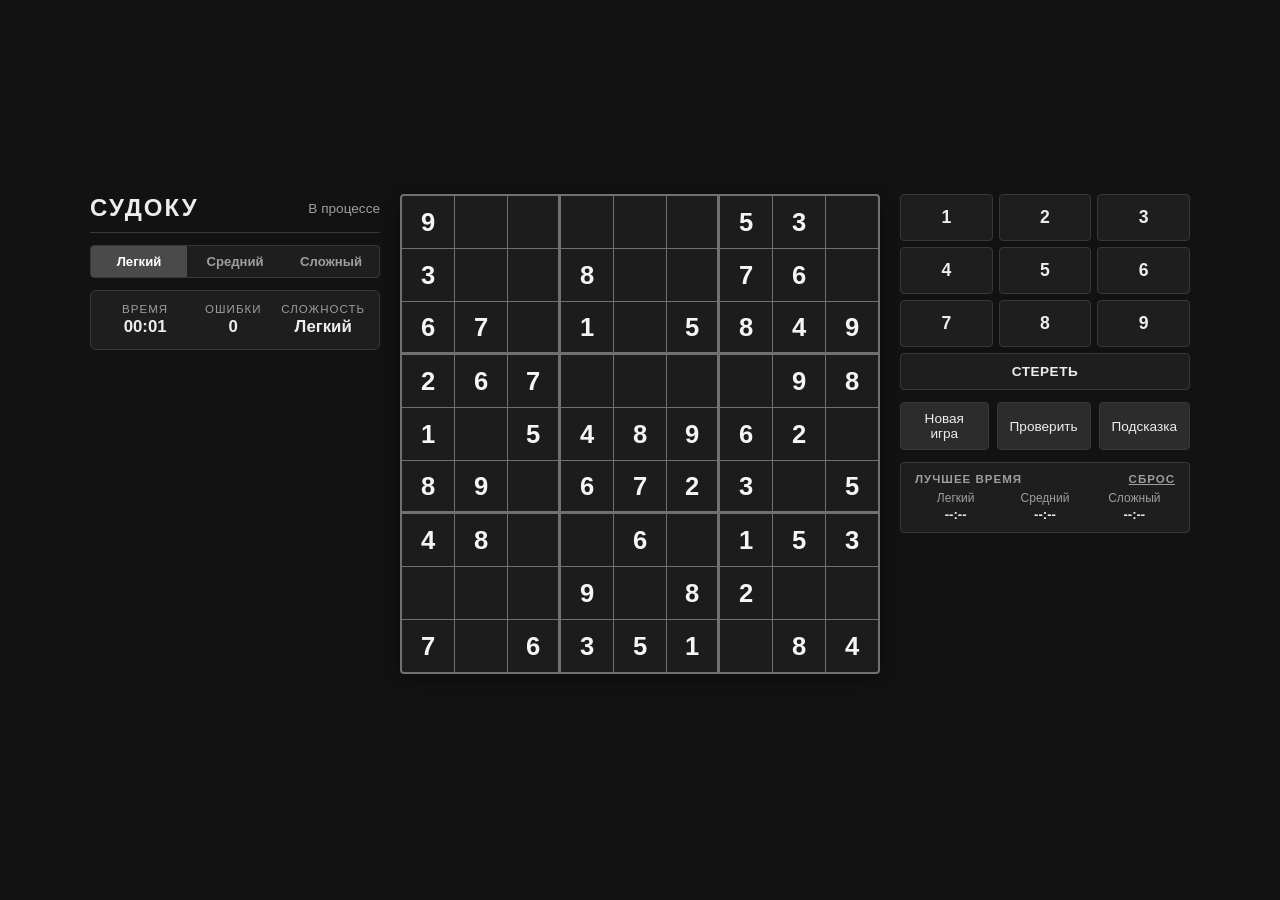
<file: index.html>
<!DOCTYPE html>
<html lang="ru">
<head>
    <meta charset="UTF-8">
    <meta name="viewport" content="width=device-width, initial-scale=1.0">
    <title>Судоку</title>
    <link rel="icon" href="https://cdn-icons-png.flaticon.com/512/5190/5190595.png" type="image/x-icon">
    <link rel="stylesheet" href="style.css">
</head>
<body>
    <div class="layout-wrapper">
        <!-- Левый бар (заголовок, переключатель сложности, статистика) -->
        <aside class="side-panel left-panel">
            <header>
                <h1>Судоку</h1>
                <div id="game-status" class="status-badge">В процессе</div>
            </header>

            <div class="difficulty-group">
                <button class="diff-btn active" data-diff="easy">Легкий</button>
                <button class="diff-btn" data-diff="medium">Средний</button>
                <button class="diff-btn" data-diff="hard">Сложный</button>
            </div>

            <div class="status-bar">
                <div class="status-item">
                    <span class="status-label">Время</span>
                    <span id="timer" class="status-val">00:00</span>
                </div>
                <div class="status-item">
                    <span class="status-label">Ошибки</span>
                    <span id="mistakes" class="status-val">0</span>
                </div>
                <div class="status-item">
                    <span class="status-label">Сложность</span>
                    <span id="difficulty-text" class="status-val">Легкий</span>
                </div>
            </div>
        </aside>

        <!-- Центральная часть (игровое поле и системные уведомления) -->
        <main class="center-panel">
            <!-- 9x9 Board -->
            <div id="grid" class="grid-container"></div>
            <div id="message-banner" class="message-banner"></div>
        </main>

        <!-- Правый бар (цифровая клавиатура, кнопки действий, таблица рекордов) -->
        <aside class="side-panel right-panel">
            <!-- Keypad -->
            <div class="numpad">
                <button class="num-btn" data-num="1">1</button>
                <button class="num-btn" data-num="2">2</button>
                <button class="num-btn" data-num="3">3</button>
                <button class="num-btn" data-num="4">4</button>
                <button class="num-btn" data-num="5">5</button>
                <button class="num-btn" data-num="6">6</button>
                <button class="num-btn" data-num="7">7</button>
                <button class="num-btn" data-num="8">8</button>
                <button class="num-btn" data-num="9">9</button>
                <button class="num-btn erase-btn" id="btn-erase">Стереть</button>
            </div>

            <!-- Action Buttons -->
            <div class="controls-row">
                <button class="btn btn-flex" id="btn-new">Новая игра</button>
                <button class="btn btn-flex" id="btn-check">Проверить</button>
                <button class="btn btn-flex" id="btn-hint">Подсказка</button>
            </div>

            <!-- High scores list -->
            <div class="records-panel">
                <div class="records-title">
                    <span>Лучшее время</span>
                    <span style="cursor:pointer; text-decoration: underline;" id="btn-reset-records">Сброс</span>
                </div>
                <div class="records-grid">
                    <div class="records-item">
                        <span>Легкий</span>
                        <span id="rec-easy">--:--</span>
                    </div>
                    <div class="records-item">
                        <span>Средний</span>
                        <span id="rec-medium">--:--</span>
                    </div>
                    <div class="records-item">
                        <span>Сложный</span>
                        <span id="rec-hard">--:--</span>
                    </div>
                </div>
            </div>
        </aside>
    </div>

    <!-- Win Modal Dialog -->
    <div id="win-modal" class="modal">
        <div class="modal-card">
            <h2>Победа!</h2>
            <p id="win-description">Вы успешно решили судоку.</p>
            <button class="btn" style="width: 100%; padding: 10px;" id="modal-new-game-btn">Играть снова</button>
        </div>
    </div>

    <script src="script.js"></script>
</body>
</html>
</file>
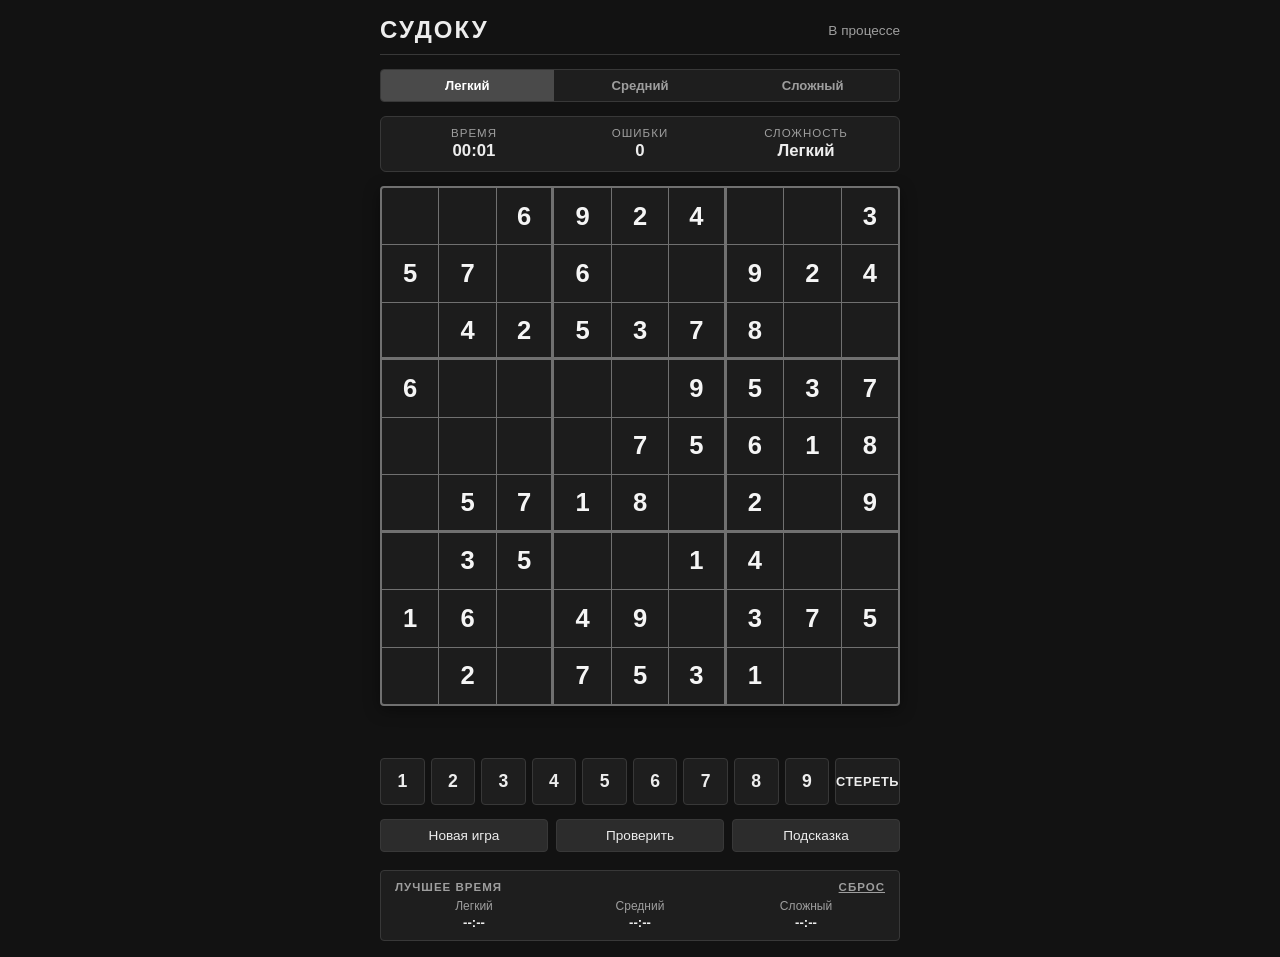
<file: code_artifact.html>
<!DOCTYPE html>
<html lang="ru">
<head>
    <meta charset="UTF-8">
    <meta name="viewport" content="width=device-width, initial-scale=1.0">
    <title>Судоку</title>
    <style>
        :root {
            --bg-main: #121212;
            --bg-panel: #1e1e1e;
            --bg-subtle: #262626;
            --border-soft: #383838;
            --border-strong: #707070;
            --text-primary: #ededed;
            --text-secondary: #9e9e9e;
            --cell-bg: #1c1c1c;
            --cell-initial-color: #f5f5f5;
            --cell-user-color: #a0c4ff;
            --cell-selected: #3a3a3a;
            --cell-related: #262626;
            --cell-same-val: #333333;
            --cell-error-bg: #4a2828;
            --cell-error-text: #ff8080;
            --cell-success-bg: #223825;
            --btn-bg: #2c2c2c;
            --btn-hover: #3d3d3d;
            --btn-active: #4a4a4a;
        }

        * {
            box-sizing: border-box;
            margin: 0;
            padding: 0;
            user-select: none;
            -webkit-user-select: none;
        }

        body {
            font-family: -apple-system, BlinkMacSystemFont, "Segoe UI", Roboto, Helvetica, Arial, sans-serif;
            background-color: var(--bg-main);
            color: var(--text-primary);
            min-height: 100vh;
            display: flex;
            flex-direction: column;
            align-items: center;
            justify-content: flex-start;
            padding: 16px;
        }

        .app-container {
            width: 100%;
            max-width: 520px;
            display: flex;
            flex-direction: column;
            gap: 14px;
        }

        header {
            display: flex;
            justify-content: space-between;
            align-items: center;
            border-bottom: 1px solid var(--border-soft);
            padding-bottom: 10px;
        }

        h1 {
            font-size: 1.5rem;
            letter-spacing: 2px;
            text-transform: uppercase;
            font-weight: 700;
            color: var(--text-primary);
        }

        .status-bar {
            display: grid;
            grid-template-columns: 1fr 1fr 1fr;
            gap: 8px;
            background-color: var(--bg-panel);
            padding: 10px 14px;
            border-radius: 6px;
            border: 1px solid var(--border-soft);
            font-size: 0.85rem;
        }

        .status-item {
            display: flex;
            flex-direction: column;
            align-items: center;
            justify-content: center;
        }

        .status-label {
            color: var(--text-secondary);
            font-size: 0.72rem;
            text-transform: uppercase;
            letter-spacing: 1px;
            margin-bottom: 2px;
        }

        .status-val {
            font-size: 1.05rem;
            font-weight: 600;
            font-variant-numeric: tabular-nums;
        }

        .controls-row {
            display: flex;
            gap: 8px;
        }

        .btn {
            background-color: var(--btn-bg);
            color: var(--text-primary);
            border: 1px solid var(--border-soft);
            padding: 8px 12px;
            font-size: 0.85rem;
            font-weight: 500;
            border-radius: 4px;
            cursor: pointer;
            transition: background-color 0.15s ease, border-color 0.15s ease;
            text-align: center;
        }

        .btn:hover {
            background-color: var(--btn-hover);
            border-color: var(--border-strong);
        }

        .btn:active {
            background-color: var(--btn-active);
        }

        .btn-flex {
            flex: 1;
        }

        .difficulty-group {
            display: flex;
            width: 100%;
            background-color: var(--bg-panel);
            border-radius: 4px;
            border: 1px solid var(--border-soft);
            overflow: hidden;
        }

        .diff-btn {
            flex: 1;
            padding: 8px 4px;
            background: transparent;
            border: none;
            color: var(--text-secondary);
            font-size: 0.82rem;
            font-weight: 600;
            cursor: pointer;
            transition: all 0.15s;
        }

        .diff-btn.active {
            background-color: var(--btn-active);
            color: #ffffff;
        }

        .grid-container {
            width: 100%;
            aspect-ratio: 1 / 1;
            background-color: var(--border-strong);
            border: 2px solid var(--border-strong);
            display: grid;
            grid-template-columns: repeat(9, 1fr);
            grid-template-rows: repeat(9, 1fr);
            gap: 1px;
            border-radius: 4px;
            overflow: hidden;
            box-shadow: 0 4px 16px rgba(0,0,0,0.4);
        }

        .cell {
            background-color: var(--cell-bg);
            display: flex;
            align-items: center;
            justify-content: center;
            font-size: clamp(1.1rem, 4vw, 1.6rem);
            font-weight: 500;
            cursor: pointer;
            transition: background-color 0.1s;
            position: relative;
        }

        /* 3x3 Block boundaries */
        .cell:nth-child(3n) {
            border-right: 2px solid var(--border-strong);
        }
        .cell:nth-child(9n) {
            border-right: none;
        }
        .cell:nth-child(n+19):nth-child(-n+27),
        .cell:nth-child(n+46):nth-child(-n+54) {
            border-bottom: 2px solid var(--border-strong);
        }

        .cell.initial {
            font-weight: 700;
            color: var(--cell-initial-color);
        }

        .cell.user-filled {
            color: #b8b8b8;
        }

        .cell.related {
            background-color: var(--cell-related);
        }

        .cell.same-val {
            background-color: var(--cell-same-val);
        }

        .cell.selected {
            background-color: var(--cell-selected) !important;
            outline: 2px solid var(--text-primary);
            outline-offset: -2px;
            z-index: 2;
        }

        .cell.error {
            background-color: var(--cell-error-bg) !important;
            color: var(--cell-error-text) !important;
        }

        .cell.correct {
            background-color: var(--cell-success-bg) !important;
        }

        .numpad {
            display: grid;
            grid-template-columns: repeat(10, 1fr);
            gap: 6px;
            margin-top: 2px;
        }

        .num-btn {
            background-color: var(--bg-panel);
            color: var(--text-primary);
            border: 1px solid var(--border-soft);
            border-radius: 4px;
            padding: 12px 0;
            font-size: 1.1rem;
            font-weight: 600;
            cursor: pointer;
            transition: background-color 0.1s;
            text-align: center;
        }

        .num-btn:hover {
            background-color: var(--btn-hover);
        }

        .num-btn:active {
            background-color: var(--btn-active);
        }

        .num-btn.erase-btn {
            font-size: 0.8rem;
            text-transform: uppercase;
            font-weight: 700;
            letter-spacing: 0.5px;
        }

        /* Notification message bar */
        .message-banner {
            min-height: 22px;
            font-size: 0.85rem;
            text-align: center;
            color: var(--text-secondary);
            font-weight: 500;
        }

        /* High scores modal */
        .records-panel {
            background-color: var(--bg-panel);
            border: 1px solid var(--border-soft);
            border-radius: 4px;
            padding: 10px 14px;
            margin-top: 4px;
            font-size: 0.82rem;
        }

        .records-title {
            font-weight: 700;
            text-transform: uppercase;
            color: var(--text-secondary);
            font-size: 0.72rem;
            margin-bottom: 6px;
            letter-spacing: 1px;
            display: flex;
            justify-content: space-between;
        }

        .records-grid {
            display: grid;
            grid-template-columns: 1fr 1fr 1fr;
            gap: 8px;
            text-align: center;
        }

        .records-item span:first-child {
            display: block;
            color: var(--text-secondary);
            font-size: 0.75rem;
            margin-bottom: 2px;
        }

        .records-item span:last-child {
            font-weight: 600;
            font-variant-numeric: tabular-nums;
        }

        /* Overlay modal for win message */
        .modal {
            display: none;
            position: fixed;
            top: 0; left: 0; right: 0; bottom: 0;
            background: rgba(0,0,0,0.8);
            justify-content: center;
            align-items: center;
            z-index: 100;
            padding: 20px;
        }

        .modal.visible {
            display: flex;
        }

        .modal-card {
            background-color: var(--bg-panel);
            border: 1px solid var(--border-strong);
            border-radius: 6px;
            padding: 24px;
            max-width: 360px;
            width: 100%;
            text-align: center;
            box-shadow: 0 8px 30px rgba(0,0,0,0.7);
        }

        .modal-card h2 {
            font-size: 1.4rem;
            margin-bottom: 12px;
            text-transform: uppercase;
            letter-spacing: 1px;
        }

        .modal-card p {
            color: var(--text-secondary);
            font-size: 0.9rem;
            margin-bottom: 18px;
            line-height: 1.5;
        }
    </style>
</head>
<body>
    <div class="app-container">
        <header>
            <h1>Судоку</h1>
            <div id="game-status" style="font-size: 0.85rem; color: var(--text-secondary);">В процессе</div>
        </header>

        <div class="difficulty-group">
            <button class="diff-btn active" data-diff="easy">Легкий</button>
            <button class="diff-btn" data-diff="medium">Средний</button>
            <button class="diff-btn" data-diff="hard">Сложный</button>
        </div>

        <div class="status-bar">
            <div class="status-item">
                <span class="status-label">Время</span>
                <span id="timer" class="status-val">00:00</span>
            </div>
            <div class="status-item">
                <span class="status-label">Ошибки</span>
                <span id="mistakes" class="status-val">0</span>
            </div>
            <div class="status-item">
                <span class="status-label">Сложность</span>
                <span id="difficulty-text" class="status-val">Легкий</span>
            </div>
        </div>

        <!-- 9x9 Board -->
        <div id="grid" class="grid-container"></div>

        <div id="message-banner" class="message-banner"></div>

        <!-- Keypad -->
        <div class="numpad">
            <button class="num-btn" data-num="1">1</button>
            <button class="num-btn" data-num="2">2</button>
            <button class="num-btn" data-num="3">3</button>
            <button class="num-btn" data-num="4">4</button>
            <button class="num-btn" data-num="5">5</button>
            <button class="num-btn" data-num="6">6</button>
            <button class="num-btn" data-num="7">7</button>
            <button class="num-btn" data-num="8">8</button>
            <button class="num-btn" data-num="9">9</button>
            <button class="num-btn erase-btn" id="btn-erase">Стереть</button>
        </div>

        <!-- Action Buttons -->
        <div class="controls-row">
            <button class="btn btn-flex" id="btn-new">Новая игра</button>
            <button class="btn btn-flex" id="btn-check">Проверить</button>
            <button class="btn btn-flex" id="btn-hint">Подсказка</button>
        </div>

        <!-- High scores list -->
        <div class="records-panel">
            <div class="records-title">
                <span>Лучшее время</span>
                <span style="cursor:pointer; text-decoration: underline;" id="btn-reset-records">Сброс</span>
            </div>
            <div class="records-grid">
                <div class="records-item">
                    <span>Легкий</span>
                    <span id="rec-easy">--:--</span>
                </div>
                <div class="records-item">
                    <span>Средний</span>
                    <span id="rec-medium">--:--</span>
                </div>
                <div class="records-item">
                    <span>Сложный</span>
                    <span id="rec-hard">--:--</span>
                </div>
            </div>
        </div>
    </div>

    <!-- Win Modal Dialog -->
    <div id="win-modal" class="modal">
        <div class="modal-card">
            <h2>Победа!</h2>
            <p id="win-description">Вы успешно решили судоку.</p>
            <button class="btn" style="width: 100%; padding: 10px;" id="modal-new-game-btn">Играть снова</button>
        </div>
    </div>

    <script>
        // Game State Variables
        let solution = [];
        let puzzle = [];
        let currentBoard = [];
        let initialMask = []; // true if initial immutable number
        let selectedRow = -1;
        let selectedCol = -1;
        let currentDifficulty = 'easy';
        let mistakesCount = 0;
        let timerInterval = null;
        let secondsElapsed = 0;
        let isGameFinished = false;

        // Difficulty empty cell ranges
        const DIFFICULTY_HOLES = {
            easy: 32,    // ~49 visible numbers
            medium: 44,  // ~37 visible numbers
            hard: 54     // ~27 visible numbers
        };

        const DIFFICULTY_LABELS = {
            easy: 'Легкий',
            medium: 'Средний',
            hard: 'Сложный'
        };

        // Generate a valid complete 9x9 Sudoku via regular base + valid random transformations
        function generateSolvedSudoku() {
            // Standard valid base pattern
            let grid = [];
            for (let r = 0; r < 9; r++) {
                grid[r] = [];
                for (let c = 0; c < 9; c++) {
                    grid[r][c] = ((r * 3 + Math.floor(r / 3) + c) % 9) + 1;
                }
            }

            // Simple transformation helpers (preserve Latin square & block integrity)
            function swapRows(b, r1, r2) {
                const temp = b[r1];
                b[r1] = b[r2];
                b[r2] = temp;
            }

            function swapCols(b, c1, c2) {
                for (let r = 0; r < 9; r++) {
                    const temp = b[r][c1];
                    b[r][c1] = b[r][c2];
                    b[r][c2] = temp;
                }
            }

            function swapRowBlocks(b, b1, b2) {
                for (let i = 0; i < 3; i++) {
                    swapRows(b, b1 * 3 + i, b2 * 3 + i);
                }
            }

            function swapColBlocks(b, b1, b2) {
                for (let i = 0; i < 3; i++) {
                    swapCols(b, b1 * 3 + i, b2 * 3 + i);
                }
            }

            function transpose(b) {
                for (let r = 0; r < 9; r++) {
                    for (let c = r + 1; c < 9; c++) {
                        const temp = b[r][c];
                        b[r][c] = b[c][r];
                        b[c][r] = temp;
                    }
                }
            }

            function swapNumbers(b, num1, num2) {
                for (let r = 0; r < 9; r++) {
                    for (let c = 0; c < 9; c++) {
                        if (b[r][c] === num1) b[r][c] = num2;
                        else if (b[r][c] === num2) b[r][c] = num1;
                    }
                }
            }

            // Apply random shuffling steps
            const iterations = 40;
            for (let i = 0; i < iterations; i++) {
                const action = Math.floor(Math.random() * 5);
                const block = Math.floor(Math.random() * 3);
                const offset1 = Math.floor(Math.random() * 3);
                const offset2 = Math.floor(Math.random() * 3);

                if (action === 0) {
                    // Swap rows within same 3-row block
                    swapRows(grid, block * 3 + offset1, block * 3 + offset2);
                } else if (action === 1) {
                    // Swap cols within same 3-col block
                    swapCols(grid, block * 3 + offset1, block * 3 + offset2);
                } else if (action === 2) {
                    // Swap horizontal block areas
                    const b2 = Math.floor(Math.random() * 3);
                    swapRowBlocks(grid, block, b2);
                } else if (action === 3) {
                    // Swap vertical block areas
                    const b2 = Math.floor(Math.random() * 3);
                    swapColBlocks(grid, block, b2);
                } else if (action === 4) {
                    // Swap random digit values (1-9)
                    const n1 = Math.floor(Math.random() * 9) + 1;
                    const n2 = Math.floor(Math.random() * 9) + 1;
                    if (n1 !== n2) swapNumbers(grid, n1, n2);
                }
            }

            if (Math.random() > 0.5) {
                transpose(grid);
            }

            return grid;
        }

        function createPuzzleFromSolution(solvedBoard, emptyCount) {
            let pz = solvedBoard.map(row => [...row]);
            let mask = Array(9).fill(false).map(() => Array(9).fill(false));

            let coords = [];
            for (let r = 0; r < 9; r++) {
                for (let c = 0; c < 9; c++) {
                    coords.push([r, c]);
                }
            }

            // Shuffle coordinates randomly
            for (let i = coords.length - 1; i > 0; i--) {
                const j = Math.floor(Math.random() * (i + 1));
                [coords[i], coords[j]] = [coords[j], coords[i]];
            }

            // Clear cells according to emptyCount
            for (let i = 0; i < emptyCount; i++) {
                const [r, c] = coords[i];
                pz[r][c] = 0;
            }

            // Mark initial non-empty cells
            for (let r = 0; r < 9; r++) {
                for (let c = 0; c < 9; c++) {
                    if (pz[r][c] !== 0) {
                        mask[r][c] = true;
                    }
                }
            }

            return { puzzle: pz, initialMask: mask };
        }

        const gridElement = document.getElementById('grid');
        const timerElement = document.getElementById('timer');
        const mistakesElement = document.getElementById('mistakes');
        const diffTextElement = document.getElementById('difficulty-text');
        const messageBanner = document.getElementById('message-banner');

        function initDOMGrid() {
            gridElement.innerHTML = '';
            for (let r = 0; r < 9; r++) {
                for (let c = 0; c < 9; c++) {
                    const cell = document.createElement('div');
                    cell.className = 'cell';
                    cell.dataset.row = r;
                    cell.dataset.col = c;
                    cell.addEventListener('click', () => selectCell(r, c));
                    gridElement.appendChild(cell);
                }
            }
        }

        function getCellElement(r, c) {
            return gridElement.children[r * 9 + c];
        }

        function renderBoard() {
            const activeVal = (selectedRow !== -1 && selectedCol !== -1) ? currentBoard[selectedRow][selectedCol] : 0;
            const selBlockR = selectedRow !== -1 ? Math.floor(selectedRow / 3) : -1;
            const selBlockC = selectedCol !== -1 ? Math.floor(selectedCol / 3) : -1;

            for (let r = 0; r < 9; r++) {
                for (let c = 0; c < 9; c++) {
                    const cellEl = getCellElement(r, c);
                    const val = currentBoard[r][c];

                    cellEl.textContent = val !== 0 ? val : '';
                    cellEl.className = 'cell';

                    if (initialMask[r][c]) {
                        cellEl.classList.add('initial');
                    } else if (val !== 0) {
                        cellEl.classList.add('user-filled');
                    }

                    // Selection and Highlights
                    if (r === selectedRow && c === selectedCol) {
                        cellEl.classList.add('selected');
                    } else if (selectedRow !== -1) {
                        const inSameRow = (r === selectedRow);
                        const inSameCol = (c === selectedCol);
                        const inSameBlock = (Math.floor(r / 3) === selBlockR && Math.floor(c / 3) === selBlockC);

                        if (inSameRow || inSameCol || inSameBlock) {
                            cellEl.classList.add('related');
                        }
                    }

                    // Highlight same values
                    if (val !== 0 && activeVal !== 0 && val === activeVal && !(r === selectedRow && c === selectedCol)) {
                        cellEl.classList.add('same-val');
                    }
                }
            }
        }

        function selectCell(r, c) {
            if (isGameFinished) return;
            selectedRow = r;
            selectedCol = c;
            clearMessage();
            renderBoard();
        }

        function enterNumber(num) {
            if (isGameFinished) return;
            if (selectedRow === -1 || selectedCol === -1) {
                setMessage('Выберите ячейку для ввода');
                return;
            }

            // Cannot modify initial given numbers
            if (initialMask[selectedRow][selectedCol]) {
                setMessage('Начальные цифры нельзя изменять');
                return;
            }

            const current = currentBoard[selectedRow][selectedCol];
            if (current === num) return; // No change

            // If user enters an incorrect number against the solution, increment mistake counter
            if (num !== 0 && num !== solution[selectedRow][selectedCol]) {
                mistakesCount++;
                mistakesElement.textContent = mistakesCount;
                
                // Flash mistake color briefly
                const cellEl = getCellElement(selectedRow, selectedCol);
                cellEl.classList.add('error');
                setTimeout(() => cellEl.classList.remove('error'), 700);
            }

            currentBoard[selectedRow][selectedCol] = num;
            renderBoard();
            checkVictoryCondition();
        }

        function clearSelectedCell() {
            if (isGameFinished || selectedRow === -1 || selectedCol === -1) return;
            if (initialMask[selectedRow][selectedCol]) {
                setMessage('Начальные цифры нельзя стирать');
                return;
            }
            currentBoard[selectedRow][selectedCol] = 0;
            renderBoard();
        }

        function provideHint() {
            if (isGameFinished) return;

            // Collect empty or incorrect player cells
            const candidates = [];
            for (let r = 0; r < 9; r++) {
                for (let c = 0; c < 9; c++) {
                    if (!initialMask[r][c] && currentBoard[r][c] !== solution[r][c]) {
                        candidates.push({ r, c });
                    }
                }
            }

            if (candidates.length === 0) {
                setMessage('Все доступные клетки уже заполнены верно!');
                return;
            }

            // Pick a random candidate or the currently selected cell if invalid
            let target = candidates[Math.floor(Math.random() * candidates.length)];
            if (selectedRow !== -1 && !initialMask[selectedRow][selectedCol] && currentBoard[selectedRow][selectedCol] !== solution[selectedRow][selectedCol]) {
                target = { r: selectedRow, c: selectedCol };
            }

            currentBoard[target.r][target.c] = solution[target.r][target.c];
            selectedRow = target.r;
            selectedCol = target.c;
            renderBoard();

            // Highlight hint cell
            const cellEl = getCellElement(target.r, target.c);
            cellEl.classList.add('correct');
            setTimeout(() => cellEl.classList.remove('correct'), 800);

            setMessage('Подсказка открыта');
            checkVictoryCondition();
        }

        function checkCurrentBoard() {
            if (isGameFinished) return;
            let errorsFound = 0;
            let emptyCount = 0;

            for (let r = 0; r < 9; r++) {
                for (let c = 0; c < 9; c++) {
                    const val = currentBoard[r][c];
                    const cellEl = getCellElement(r, c);
                    cellEl.classList.remove('error', 'correct');

                    if (val === 0) {
                        emptyCount++;
                    } else if (val !== solution[r][c]) {
                        errorsFound++;
                        cellEl.classList.add('error');
                    } else if (!initialMask[r][c]) {
                        cellEl.classList.add('correct');
                    }
                }
            }

            setTimeout(() => {
                for (let i = 0; i < 81; i++) {
                    gridElement.children[i].classList.remove('error', 'correct');
                }
            }, 1200);

            if (errorsFound > 0) {
                setMessage(`Найдено ошибок: ${errorsFound}`);
            } else if (emptyCount === 0) {
                setMessage('Все заполнено верно! Поздравляем!');
                onGameWin();
            } else {
                setMessage(`Ошибок нет. Осталось заполнить: ${emptyCount}`);
            }
        }

        function checkVictoryCondition() {
            for (let r = 0; r < 9; r++) {
                for (let c = 0; c < 9; c++) {
                    if (currentBoard[r][c] !== solution[r][c]) {
                        return false;
                    }
                }
            }
            onGameWin();
            return true;
        }

        function onGameWin() {
            if (isGameFinished) return;
            isGameFinished = true;
            stopTimer();

            const timeStr = formatTime(secondsElapsed);
            document.getElementById('game-status').textContent = 'Победа';

            // Check and update best record in localStorage
            let isNewBest = false;
            const key = 'sudoku_record_' + currentDifficulty;
            const savedSec = localStorage.getItem(key);
            if (!savedSec || secondsElapsed < parseInt(savedSec, 10)) {
                localStorage.setItem(key, secondsElapsed.toString());
                isNewBest = true;
                updateRecordsDisplay();
            }

            let msg = `Время: ${timeStr}. Ошибок: ${mistakesCount}.`;
            if (isNewBest) {
                msg += '\nНовый рекорд для данного уровня!';
            }

            document.getElementById('win-description').innerText = msg;
            document.getElementById('win-modal').classList.add('visible');
        }

        function startTimer() {
            stopTimer();
            secondsElapsed = 0;
            timerElement.textContent = "00:00";
            timerInterval = setInterval(() => {
                secondsElapsed++;
                timerElement.textContent = formatTime(secondsElapsed);
            }, 1000);
        }

        function stopTimer() {
            if (timerInterval) {
                clearInterval(timerInterval);
                timerInterval = null;
            }
        }

        function formatTime(totalSec) {
            const m = Math.floor(totalSec / 60);
            const s = totalSec % 60;
            return `${m < 10 ? '0' : ''}${m}:${s < 10 ? '0' : ''}${s}`;
        }

        function setMessage(text) {
            messageBanner.textContent = text;
        }

        function clearMessage() {
            messageBanner.textContent = '';
        }

        function updateRecordsDisplay() {
            ['easy', 'medium', 'hard'].forEach(diff => {
                const recEl = document.getElementById('rec-' + diff);
                const saved = localStorage.getItem('sudoku_record_' + diff);
                if (saved) {
                    recEl.textContent = formatTime(parseInt(saved, 10));
                } else {
                    recEl.textContent = '--:--';
                }
            });
        }

        function resetRecords() {
            localStorage.removeItem('sudoku_record_easy');
            localStorage.removeItem('sudoku_record_medium');
            localStorage.removeItem('sudoku_record_hard');
            updateRecordsDisplay();
            setMessage('Таблица рекордов очищена');
        }

        function startNewGame() {
            document.getElementById('win-modal').classList.remove('visible');
            document.getElementById('game-status').textContent = 'В процессе';
            isGameFinished = false;
            mistakesCount = 0;
            mistakesElement.textContent = '0';
            selectedRow = -1;
            selectedCol = -1;
            clearMessage();

            // Generate full puzzle and apply holes
            solution = generateSolvedSudoku();
            const holes = DIFFICULTY_HOLES[currentDifficulty];
            const pzData = createPuzzleFromSolution(solution, holes);
            puzzle = pzData.puzzle;
            initialMask = pzData.initialMask;

            // Deep clone to current playing board
            currentBoard = puzzle.map(r => [...r]);

            renderBoard();
            startTimer();
        }

        function setupEventListeners() {
            // Difficulty buttons
            document.querySelectorAll('.diff-btn').forEach(btn => {
                btn.addEventListener('click', (e) => {
                    document.querySelectorAll('.diff-btn').forEach(b => b.classList.remove('active'));
                    e.target.classList.add('active');
                    currentDifficulty = e.target.dataset.diff;
                    diffTextElement.textContent = DIFFICULTY_LABELS[currentDifficulty];
                    startNewGame();
                });
            });

            // Action buttons
            document.getElementById('btn-new').addEventListener('click', startNewGame);
            document.getElementById('modal-new-game-btn').addEventListener('click', startNewGame);
            document.getElementById('btn-check').addEventListener('click', checkCurrentBoard);
            document.getElementById('btn-hint').addEventListener('click', provideHint);
            document.getElementById('btn-reset-records').addEventListener('click', resetRecords);

            // Virtual numpad
            document.querySelectorAll('.num-btn[data-num]').forEach(btn => {
                btn.addEventListener('click', () => {
                    const num = parseInt(btn.dataset.num, 10);
                    enterNumber(num);
                });
            });
            document.getElementById('btn-erase').addEventListener('click', clearSelectedCell);

            // Physical Keyboard support
            window.addEventListener('keydown', (e) => {
                if (isGameFinished) return;

                // Numbers 1-9
                if (e.key >= '1' && e.key <= '9') {
                    enterNumber(parseInt(e.key, 10));
                }
                // Backspace, Delete or '0'
                else if (e.key === 'Backspace' || e.key === 'Delete' || e.key === '0') {
                    clearSelectedCell();
                }
                // Navigation via Arrow keys
                else if (e.key === 'ArrowUp' || e.key === 'ArrowDown' || e.key === 'ArrowLeft' || e.key === 'ArrowRight') {
                    e.preventDefault();
                    if (selectedRow === -1 || selectedCol === -1) {
                        selectCell(4, 4);
                        return;
                    }
                    let r = selectedRow;
                    let c = selectedCol;
                    if (e.key === 'ArrowUp') r = Math.max(0, r - 1);
                    if (e.key === 'ArrowDown') r = Math.min(8, r + 1);
                    if (e.key === 'ArrowLeft') c = Math.max(0, c - 1);
                    if (e.key === 'ArrowRight') c = Math.min(8, c + 1);
                    selectCell(r, c);
                }
            });
        }

        // Initialize on page load
        window.onload = function() {
            initDOMGrid();
            setupEventListeners();
            updateRecordsDisplay();
            startNewGame();
        };
    </script>
</body>
</html>
</file>
<file: style.css>
:root {
    --bg-main: #121212;
    --bg-panel: #1e1e1e;
    --bg-subtle: #262626;
    --border-soft: #383838;
    --border-strong: #707070;
    --text-primary: #ededed;
    --text-secondary: #9e9e9e;
    --cell-bg: #1c1c1c;
    --cell-initial-color: #f5f5f5;
    --cell-user-color: #a0c4ff;
    --cell-selected: #3a3a3a;
    --cell-related: #262626;
    --cell-same-val: #333333;
    --cell-error-bg: #4a2828;
    --cell-error-text: #ff8080;
    --cell-success-bg: #223825;
    --btn-bg: #2c2c2c;
    --btn-hover: #3d3d3d;
    --btn-active: #4a4a4a;
}

* {
    box-sizing: border-box;
    margin: 0;
    padding: 0;
    user-select: none;
    -webkit-user-select: none;
}

body {
    font-family: -apple-system, BlinkMacSystemFont, "Segoe UI", Roboto, Helvetica, Arial, sans-serif;
    background-color: var(--bg-main);
    color: var(--text-primary);
    min-height: 100vh;
    display: flex;
    align-items: center;
    justify-content: center;
    padding: 20px;
}

/* Трехколоночная раскладка приложения */
.layout-wrapper {
    display: flex;
    flex-direction: row;
    align-items: stretch;
    justify-content: center;
    gap: 20px;
    max-width: 1200px;
    width: 100%;
}

.side-panel {
    display: flex;
    flex-direction: column;
    gap: 12px;
    width: 290px;
}

.center-panel {
    display: flex;
    flex-direction: column;
    align-items: center;
    gap: 10px;
    width: 480px;
    max-width: 100%;
}

header {
    display: flex;
    justify-content: space-between;
    align-items: center;
    border-bottom: 1px solid var(--border-soft);
    padding-bottom: 10px;
}

h1 {
    font-size: 1.5rem;
    letter-spacing: 2px;
    text-transform: uppercase;
    font-weight: 700;
    color: var(--text-primary);
}

.status-badge {
    font-size: 0.85rem;
    color: var(--text-secondary);
}

.status-bar {
    display: grid;
    grid-template-columns: 1fr 1fr 1fr;
    gap: 8px;
    background-color: var(--bg-panel);
    padding: 12px 14px;
    border-radius: 6px;
    border: 1px solid var(--border-soft);
    font-size: 0.85rem;
}

.status-item {
    display: flex;
    flex-direction: column;
    align-items: center;
    justify-content: center;
}

.status-label {
    color: var(--text-secondary);
    font-size: 0.72rem;
    text-transform: uppercase;
    letter-spacing: 1px;
    margin-bottom: 2px;
}

.status-val {
    font-size: 1.05rem;
    font-weight: 600;
    font-variant-numeric: tabular-nums;
}

.controls-row {
    display: flex;
    gap: 8px;
}

.btn {
    background-color: var(--btn-bg);
    color: var(--text-primary);
    border: 1px solid var(--border-soft);
    padding: 8px 12px;
    font-size: 0.85rem;
    font-weight: 500;
    border-radius: 4px;
    cursor: pointer;
    transition: background-color 0.15s ease, border-color 0.15s ease;
    text-align: center;
}

.btn:hover {
    background-color: var(--btn-hover);
    border-color: var(--border-strong);
}

.btn:active {
    background-color: var(--btn-active);
}

.btn-flex {
    flex: 1;
}

.difficulty-group {
    display: flex;
    width: 100%;
    background-color: var(--bg-panel);
    border-radius: 4px;
    border: 1px solid var(--border-soft);
    overflow: hidden;
}

.diff-btn {
    flex: 1;
    padding: 8px 4px;
    background: transparent;
    border: none;
    color: var(--text-secondary);
    font-size: 0.82rem;
    font-weight: 600;
    cursor: pointer;
    transition: all 0.15s;
}

.diff-btn.active {
    background-color: var(--btn-active);
    color: #ffffff;
}

.grid-container {
    width: 100%;
    aspect-ratio: 1 / 1;
    background-color: var(--border-strong);
    border: 2px solid var(--border-strong);
    display: grid;
    grid-template-columns: repeat(9, 1fr);
    grid-template-rows: repeat(9, 1fr);
    gap: 1px;
    border-radius: 4px;
    overflow: hidden;
    box-shadow: 0 4px 16px rgba(0,0,0,0.4);
}

.cell {
    background-color: var(--cell-bg);
    display: flex;
    align-items: center;
    justify-content: center;
    font-size: clamp(1.1rem, 2.5vw, 1.6rem);
    font-weight: 500;
    cursor: pointer;
    transition: background-color 0.1s;
    position: relative;
}

/* Границы блоков 3x3 */
.cell:nth-child(3n) {
    border-right: 2px solid var(--border-strong);
}
.cell:nth-child(9n) {
    border-right: none;
}
.cell:nth-child(n+19):nth-child(-n+27),
.cell:nth-child(n+46):nth-child(-n+54) {
    border-bottom: 2px solid var(--border-strong);
}

.cell.initial {
    font-weight: 700;
    color: var(--cell-initial-color);
}

.cell.user-filled {
    color: #b8b8b8;
}

.cell.related {
    background-color: var(--cell-related);
}

.cell.same-val {
    background-color: var(--cell-same-val);
}

.cell.selected {
    background-color: var(--cell-selected) !important;
    outline: 2px solid var(--text-primary);
    outline-offset: -2px;
    z-index: 2;
}

.cell.error {
    background-color: var(--cell-error-bg) !important;
    color: var(--cell-error-text) !important;
}

.cell.correct {
    background-color: var(--cell-success-bg) !important;
}

/* Компактный нумпад для боковой панели: сетка 3x3 + кнопка «Стереть» снизу */
.numpad {
    display: grid;
    grid-template-columns: repeat(3, 1fr);
    gap: 6px;
}

.num-btn {
    background-color: var(--bg-panel);
    color: var(--text-primary);
    border: 1px solid var(--border-soft);
    border-radius: 4px;
    padding: 12px 0;
    font-size: 1.1rem;
    font-weight: 600;
    cursor: pointer;
    transition: background-color 0.1s;
    text-align: center;
}

.num-btn:hover {
    background-color: var(--btn-hover);
}

.num-btn:active {
    background-color: var(--btn-active);
}

.num-btn.erase-btn {
    grid-column: 1 / -1;
    font-size: 0.85rem;
    text-transform: uppercase;
    font-weight: 700;
    letter-spacing: 0.5px;
    padding: 10px 0;
}

/* Полоса сообщений */
.message-banner {
    min-height: 22px;
    font-size: 0.85rem;
    text-align: center;
    color: var(--text-secondary);
    font-weight: 500;
}

/* Панель рекордов */
.records-panel {
    background-color: var(--bg-panel);
    border: 1px solid var(--border-soft);
    border-radius: 4px;
    padding: 10px 14px;
    font-size: 0.82rem;
}

.records-title {
    font-weight: 700;
    text-transform: uppercase;
    color: var(--text-secondary);
    font-size: 0.72rem;
    margin-bottom: 6px;
    letter-spacing: 1px;
    display: flex;
    justify-content: space-between;
}

.records-grid {
    display: grid;
    grid-template-columns: 1fr 1fr 1fr;
    gap: 8px;
    text-align: center;
}

.records-item span:first-child {
    display: block;
    color: var(--text-secondary);
    font-size: 0.75rem;
    margin-bottom: 2px;
}

.records-item span:last-child {
    font-weight: 600;
    font-variant-numeric: tabular-nums;
}

/* Модальное окно победы */
.modal {
    display: none;
    position: fixed;
    top: 0; left: 0; right: 0; bottom: 0;
    background: rgba(0,0,0,0.8);
    justify-content: center;
    align-items: center;
    z-index: 100;
    padding: 20px;
}

.modal.visible {
    display: flex;
}

.modal-card {
    background-color: var(--bg-panel);
    border: 1px solid var(--border-strong);
    border-radius: 6px;
    padding: 24px;
    max-width: 360px;
    width: 100%;
    text-align: center;
    box-shadow: 0 8px 30px rgba(0,0,0,0.7);
}

.modal-card h2 {
    font-size: 1.4rem;
    margin-bottom: 12px;
    text-transform: uppercase;
    letter-spacing: 1px;
}

.modal-card p {
    color: var(--text-secondary);
    font-size: 0.9rem;
    margin-bottom: 18px;
    line-height: 1.5;
}

/* Адаптивность для небольших экранов */
@media (max-width: 950px) {
    .layout-wrapper {
        flex-direction: column;
        align-items: center;
    }

    .side-panel,
    .center-panel {
        width: 100%;
        max-width: 480px;
    }

    .numpad {
        grid-template-columns: repeat(10, 1fr);
    }

    .num-btn.erase-btn {
        grid-column: auto;
        font-size: 0.75rem;
    }
}
</file>
